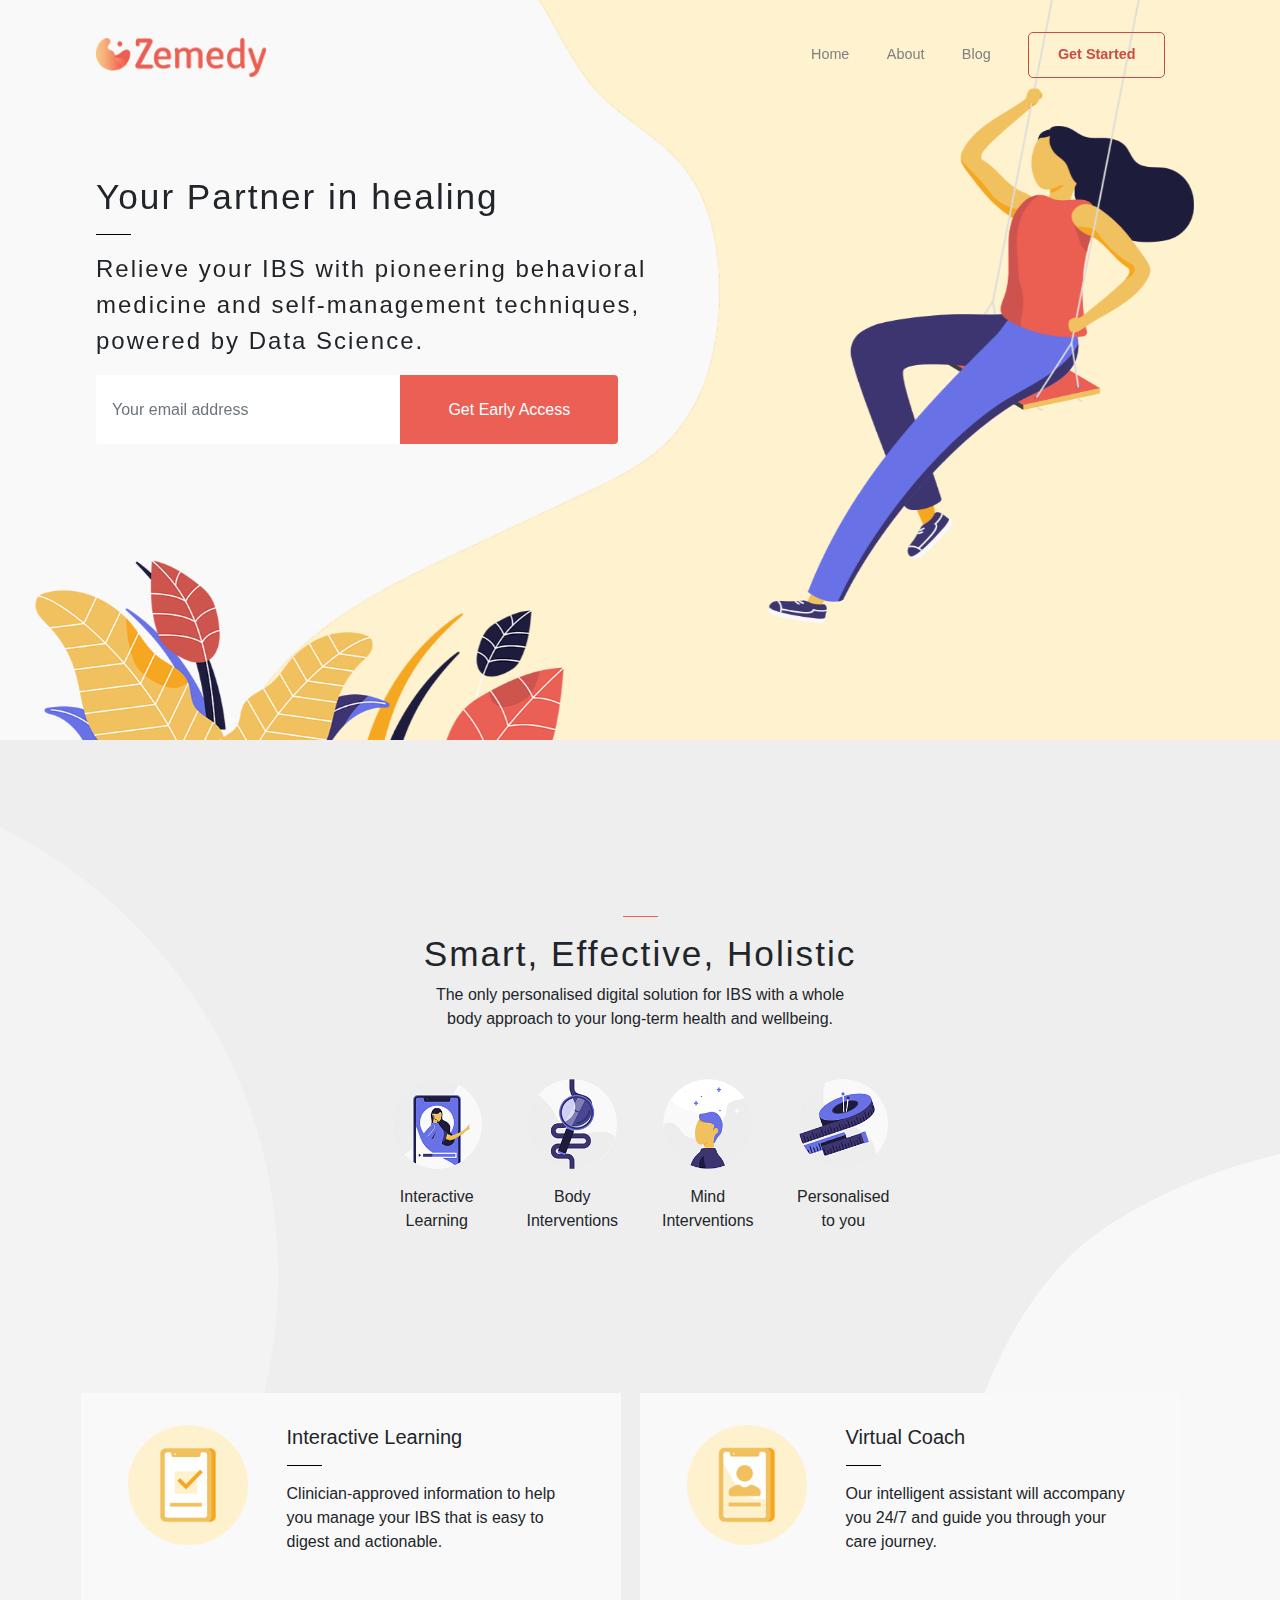
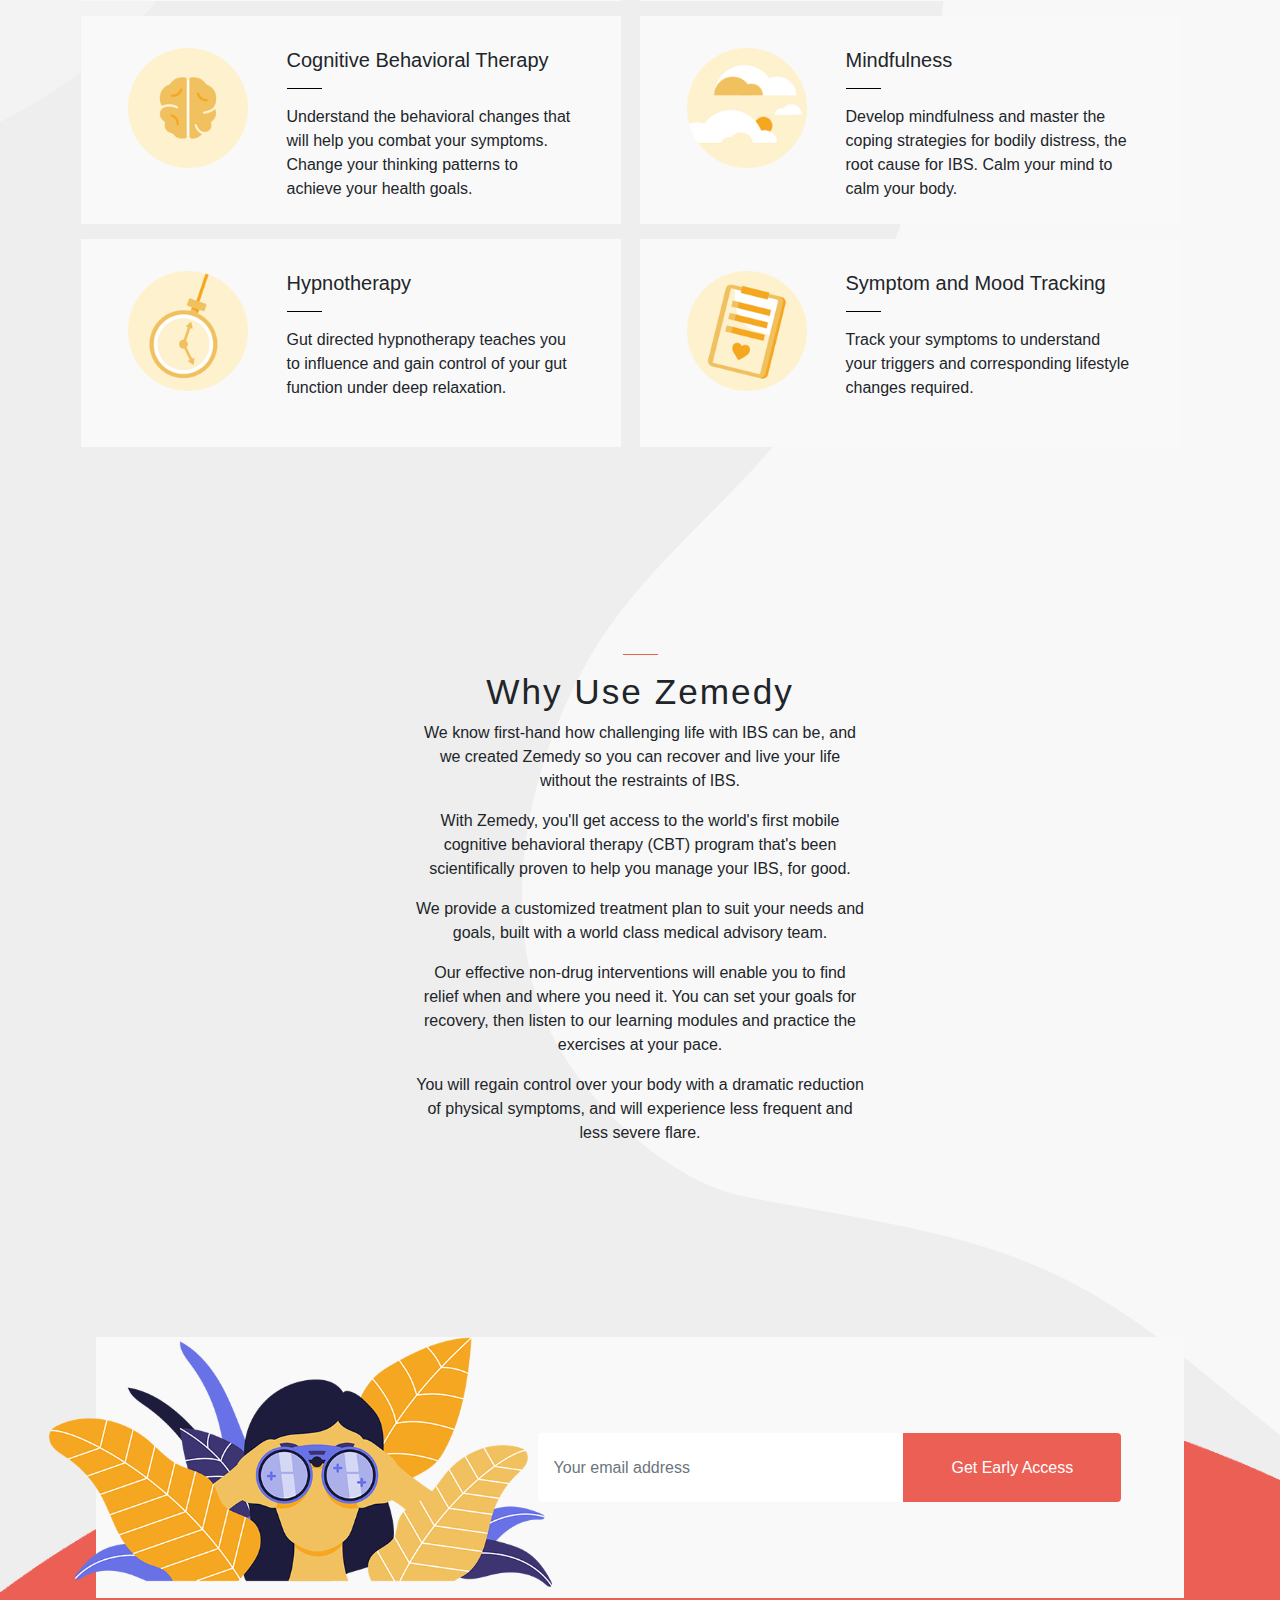
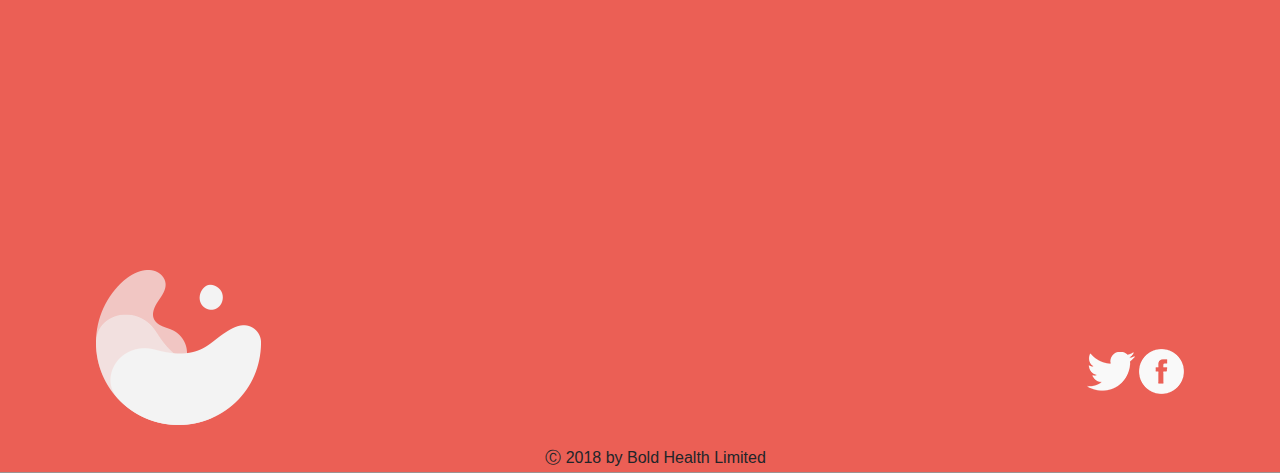
<file: index.html>
<!doctype html>
<html lang="en">
	<head>
		<meta http-equiv="Content-Type" content="text/html; charset=UTF-8" />
		<meta name="viewport" content="width=device-width, initial-scale=1, shrink-to-fit=no">
		<title>Zemedy IBS APP - For Irritable Bowel Syndrome</title>
		<!-- Bootstrap CSS -->
	    <link rel="stylesheet" href="https://maxcdn.bootstrapcdn.com/bootstrap/4.0.0/css/bootstrap.min.css" integrity="sha384-Gn5384xqQ1aoWXA+058RXPxPg6fy4IWvTNh0E263XmFcJlSAwiGgFAW/dAiS6JXm" crossorigin="anonymous">
		<link href="styles/main.css" rel="stylesheet" type="text/css">
		<link href="//cdn-images.mailchimp.com/embedcode/classic-10_7.css" rel="stylesheet" type="text/css">

	</head>
<style type="text/css">
#mc_embed_signup {
	background:#fff; 
	clear:left; 
	font:14px Helvetica,Arial,sans-serif; 
}
/* GENERAL BUTTON STYLING */
button,
button::after {
  -webkit-transition: all 0.3s;
	-moz-transition: all 0.3s;
  -o-transition: all 0.3s;
	transition: all 0.3s;
}

button {
  background: none;
  border: 3px solid #fff;
  border-radius: 5px;
  color: #fff;
  display: block;
  font-size: 1.6em;
  font-weight: bold;
  margin: 1em auto;
  padding: 2em 6em;
  position: relative;
}

button::before,
button::after {
  background: #fff;
  content: '';
  position: absolute;
  z-index: -1;
}

button:hover {
  color: #2ecc71;
  cursor: pointer;
}

/* BUTTON 5 */
.btn-5 {
  overflow: hidden;
  padding: .79em 2em !important;
  font-size: 1em !important;
  margin: 0 !important;
  border: none;
  color:#C84D44;
  border: 1px solid #C84D44;
}

.btn-5:hover {
  color: white;
  cursor: pointer;
}

.btn-5::after {
  background-color: #C84D44;
  height: 100%;
  left: -35%;
  top: 0;
  transform: skew(50deg);
  transition-duration: 0.6s;
  transform-origin: top left;
  width: 0;
}

.btn-5:hover:after {
  height: 100%;
  width: 135%;
}
	</style>
	<body id="home_section">
		<img src="images/YellowSkyBackground.png" class="landing_bg_img">
		<img src="images/Girl.png" class="landing_svg_img">
		<header id="header">
			<a href="index.html"> <img src="images/Logo.png"> </a>
			<ul>
				<li id="home_btn" class="header-ls">Home</li>
				<li id="about_btn" class="header-ls">About</li>
				<li class="header-ls">Blog</li>
				<li>
					<button id="getstarted_btn" class="btn-5">Get Started</button>
				</li>
			</ul>
		</header>

		<div class="landing-cont">
			<div class="landing-text">
				<h3>Your Partner in healing</h3>
				<hr class="hr_black">
				<p> Relieve your IBS with pioneering behavioral <br> medicine and self-management techniques, <br> powered by Data Science. </p>
				<form action="https://zemedy.us7.list-manage.com/subscribe/post?u=3767e4dc85e08ffaf7a35baaa&amp;id=579524eeb8" method="post" id="mc-embedded-subscribe-form" name="mc-embedded-subscribe-form" class="validate" target="_blank" novalidate>
				<div class="input-group my-form">
				  <input type="text" name="EMAIL" class="form-control input-form my_input_form" placeholder="Your email address" aria-label="Recipient's username" aria-describedby="basic-addon2">
			      <!-- real people should not fill this in and expect good things - do not remove this or risk form bot signups-->
			    <div style="position: absolute; left: -5000px;" aria-hidden="true"><input type="text" name="b_3767e4dc85e08ffaf7a35baaa_579524eeb8" tabindex="-1" value=""></div>
			    <div id="mce-responses" class="clear">
					<div class="response" id="mce-error-response" style="display:none"></div>
					<div class="response" id="mce-success-response" style="display:none"></div>
				</div>
				  <div class="input-group-append">
				    <button type="submit" value="Subscribe" name="subscribe" id="mc-embedded-subscribe" class="input-group-text access-button" id="basic-addon2">Get Early Access</button>
				  </div>
				</div>

				</form>
			
			</div>
			<img src="images/ZemedyLeaves07.png" class="landing_btm_img">
		</div>

		<div id="about_section" class="features-cont">
			<div class="features_info">
				<hr class="hr_red">
				<h3>Smart, Effective, Holistic</h3>
				<p>The only personalised digital solution for IBS with a whole <br> body approach to your long-term health and wellbeing.</p>
				<div class="row info_icons">
					<div class="col">
						<img src="images/ILIcon.png" class="ft-img"> <br>
						Interactive <br> Learning
					</div>
					<div class="col">
						<img src="images/BIIcon.png" class="ft-img"><br>
						Body <br> Interventions
					</div>
					<div class="col">
						<img src="images/MIIcon.png" class="ft-img"><br>
						Mind <br> Interventions
					</div>
					<div class="col">
						<img src="images/PTYIcon.png" class="ft-img"><br>
						Personalised <br> to you
					</div>
				</div>
			</div>
			<img src="images/Ellipse2.png" class="feature_bg_img">
			<div class="features_more_info">
			<div class="row">
				<div class="col-md-6">
					<div class="features_card row">
						<div class="col-md-4">
							<img src="images/Icon_2.png" class="ft-cd-img">
						</div>
						<div class="col-md-8">
							<h5>Interactive Learning</h5>
							<hr class="hr_black">
							<p>Clinician-approved information to help you manage your IBS that is easy to digest and actionable.</p>
						</div>
					</div>
				</div>

				<div class="col-md-6">
					<div class="features_card row">
						<div class="col-md-4">
							<img src="images/Layer3.png" class="ft-cd-img">
						</div>
						<div class="col-md-8">
							<h5>Virtual Coach</h5>
							<hr class="hr_black">
							<p>Our intelligent assistant will accompany you 24/7 and guide you through your care journey.</p>
						</div>
					</div>
				</div>

				<div class="col-md-6">
					<div class="features_card row">
						<div class="col-md-4">
							<img src="images/Icon_1.png" class="ft-cd-img">
						</div>
						<div class="col-md-8">
							<h5>Cognitive Behavioral Therapy</h5>
							<hr class="hr_black">
							<p>Understand the behavioral changes that will help you combat your symptoms. Change your thinking patterns to achieve your health goals.</p>
						</div>
					</div>
				</div>

				<div class="col-md-6">
					<div class="features_card row">
						<div class="col-md-4">
							<img src="images/Icon_0.png" class="ft-cd-img">
						</div>
						<div class="col-md-8">
							<h5>Mindfulness</h5>
							<hr class="hr_black">
							<p>Develop mindfulness and master the coping strategies for bodily distress, the root cause for IBS. Calm your mind to calm your body.</p>
						</div>
					</div>
				</div>

				<div class="col-md-6">
					<div class="features_card row">
						<div class="col-md-4">
							<img src="images/Layer2.png" class="ft-cd-img">
						</div>
						<div class="col-md-8">
							<h5>Hypnotherapy</h5>
							<hr class="hr_black">
							<p>Gut directed hypnotherapy teaches you to influence and gain control of your gut function under deep relaxation.</p>
						</div>
					</div>
				</div>

				<div class="col-md-6">
					<div class="features_card row">
						<div class="col-md-4">
							<img src="images/Icon.png" class="ft-cd-img">
						</div>
						<div class="col-md-8">
							<h5>Symptom and Mood Tracking</h5>
							<hr class="hr_black">
							<p>Track your symptoms to understand your triggers and corresponding lifestyle changes required.</p>
						</div>
					</div>
				</div>
			</div>
			</div>

			<div class="why_use">
				<hr class="hr_red">
				<h3>Why Use Zemedy</h3>
				<p>We know first-hand how challenging life with IBS can be, and we created Zemedy so you can recover and live your life without the restraints of IBS.</p>
				<p>With Zemedy, you'll get access to the world's first mobile cognitive behavioral therapy (CBT) program that's been scientifically proven to help you manage your IBS, for good.</p>
				<p>We provide a customized treatment plan to suit your needs and goals, built with a world class medical advisory team.</p>
				<p>Our effective non-drug interventions will enable you to find relief when and where you need it. You can set your goals for recovery, then listen to our learning modules and practice the exercises at your pace.</p>
				<p id="subscribe_form">You will regain control over your body with a dramatic reduction of physical symptoms, and will experience less frequent and less severe flare.</p>
			</div>

			<img src="images/SideBlobBackground.png" class="ft-side-bg">
			<img src="images/LadyBinoculars.png" class="sub-svg-img">

			<div class="subscribe-box">
				<form action="https://zemedy.us7.list-manage.com/subscribe/post?u=3767e4dc85e08ffaf7a35baaa&amp;id=579524eeb8" method="post" id="mc-embedded-subscribe-form" name="mc-embedded-subscribe-form" class="validate" target="_blank" novalidate>
				<div class="input-group sub-form">
				  <input type="text" name="EMAIL" class="form-control input-form" placeholder="Your email address" aria-label="Recipient's username" aria-describedby="basic-addon2">
			      <!-- real people should not fill this in and expect good things - do not remove this or risk form bot signups-->
			    <div style="position: absolute; left: -5000px;" aria-hidden="true"><input type="text" name="b_3767e4dc85e08ffaf7a35baaa_579524eeb8" tabindex="-1" value=""></div>
			    <div id="mce-responses" class="clear">
					<div class="response" id="mce-error-response" style="display:none"></div>
					<div class="response" id="mce-success-response" style="display:none"></div>
				</div>
				  <div class="input-group-append">
				    <button type="submit" value="Subscribe" name="subscribe" id="mc-embedded-subscribe" class="input-group-text subscribe-button" id="basic-addon2">Get Early Access</button>
				  </div>
				</div>

				</form>
			</div>

			<div class="footer-cont">
				<img src="images/redcircle.png" class="btm-circle">
				<div class="footer-logo float-left">
					<img src="images/FooterLogo.png" class="btm_logo">
					<img src="images/FooterLogo2.png" class="btm_logo2">
				</div>
				<div class="footer-cw">
					Ⓒ 2018 by Bold Health Limited
				</div>
				<div class="footer-socials float-right">
					<a target="_blank" href="http://facebook.com/tryzemedy/"> <img src="images/Twitter.png" class="twitter"> </a>
					<a target="_blank" href="http://facebook.com/tryzemedy/"> <img src="images/Twitter2.png" class="twitter2"> </a>
					<a target="_blank" href="http://twitter.com/tryzemedy/"> <img src="images/facebook.png" class="facebook"> </a>
					<a target="_blank" href="http://twitter.com/tryzemedy/"> <img src="images/facebook2.png" class="facebook2"> </a>
				</div>
				<div style="clear:both"></div>
			</div>
		</div>
		<!-- Optional JavaScript -->
	    <!-- jQuery first, then Popper.js, then Bootstrap JS -->
	    <script
  src="https://code.jquery.com/jquery-3.3.1.min.js"
  integrity="sha256-FgpCb/KJQlLNfOu91ta32o/NMZxltwRo8QtmkMRdAu8="
  crossorigin="anonymous"></script>
	    <script src="https://cdnjs.cloudflare.com/ajax/libs/popper.js/1.12.9/umd/popper.min.js" integrity="sha384-ApNbgh9B+Y1QKtv3Rn7W3mgPxhU9K/ScQsAP7hUibX39j7fakFPskvXusvfa0b4Q" crossorigin="anonymous"></script>
	    <script src="https://maxcdn.bootstrapcdn.com/bootstrap/4.0.0/js/bootstrap.min.js" integrity="sha384-JZR6Spejh4U02d8jOt6vLEHfe/JQGiRRSQQxSfFWpi1MquVdAyjUar5+76PVCmYl" crossorigin="anonymous"></script>
 	</body>
 </html>

<script type="text/javascript">
	$(function(){
		console.log("im here");
		$("#home_btn").click(function() {
			console.log('clicked');
		    $('html, body').animate({
		        scrollTop: $("#home_section").offset().top
		    }, 2000);
		});
		$("#about_btn").click(function() {
		    window.open("https://www.bold.health/about.html", '_blank')
		});
		$("#getstarted_btn").click(function() {
			console.log('clicked');
		    $('html, body').animate({
		        scrollTop: $("#subscribe_form").offset().top
		    }, 2000);
		});
		$(window).scroll(function() {
	        var scroll = $(window).scrollTop();
	        if (scroll >= 100) {
	            $("#header").addClass("add_bg");
	        } else {
	            $("#header").removeClass("add_bg");
	        }
	        
	    });
	})
</script>
</file>
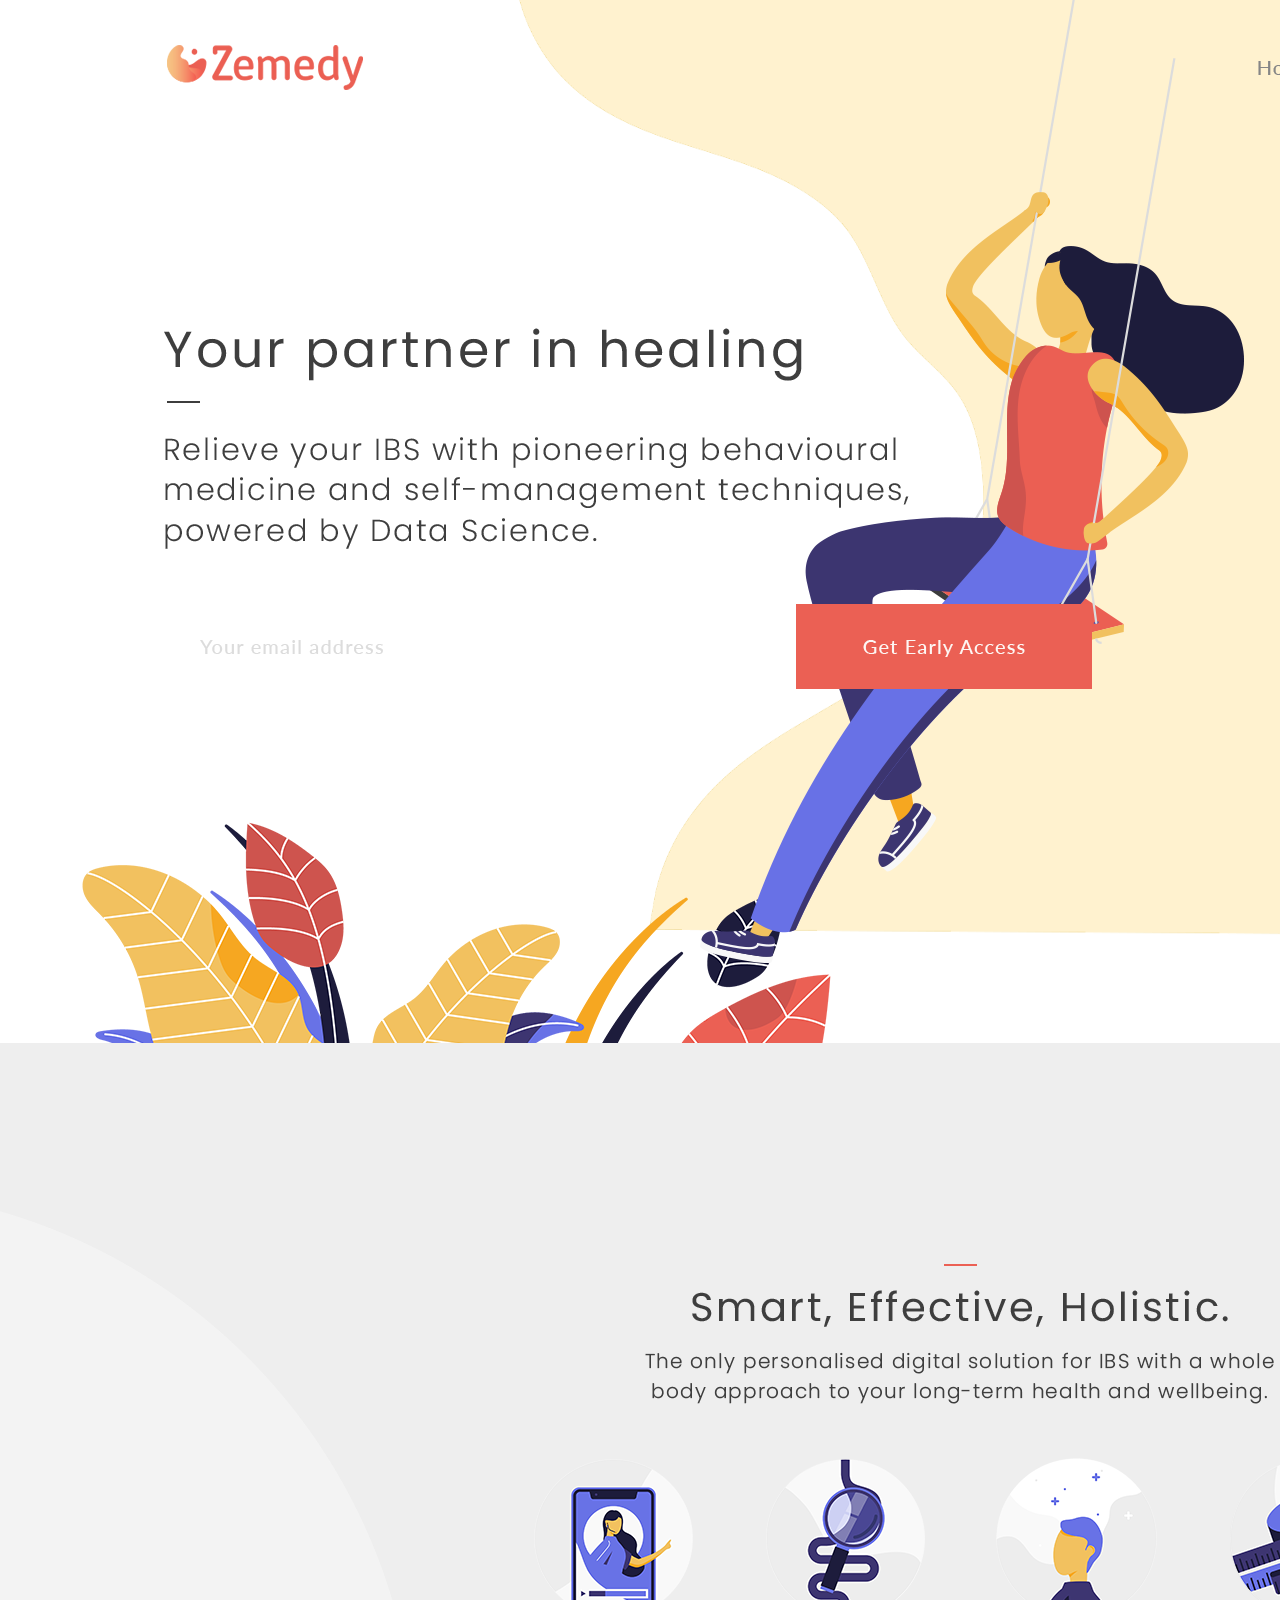
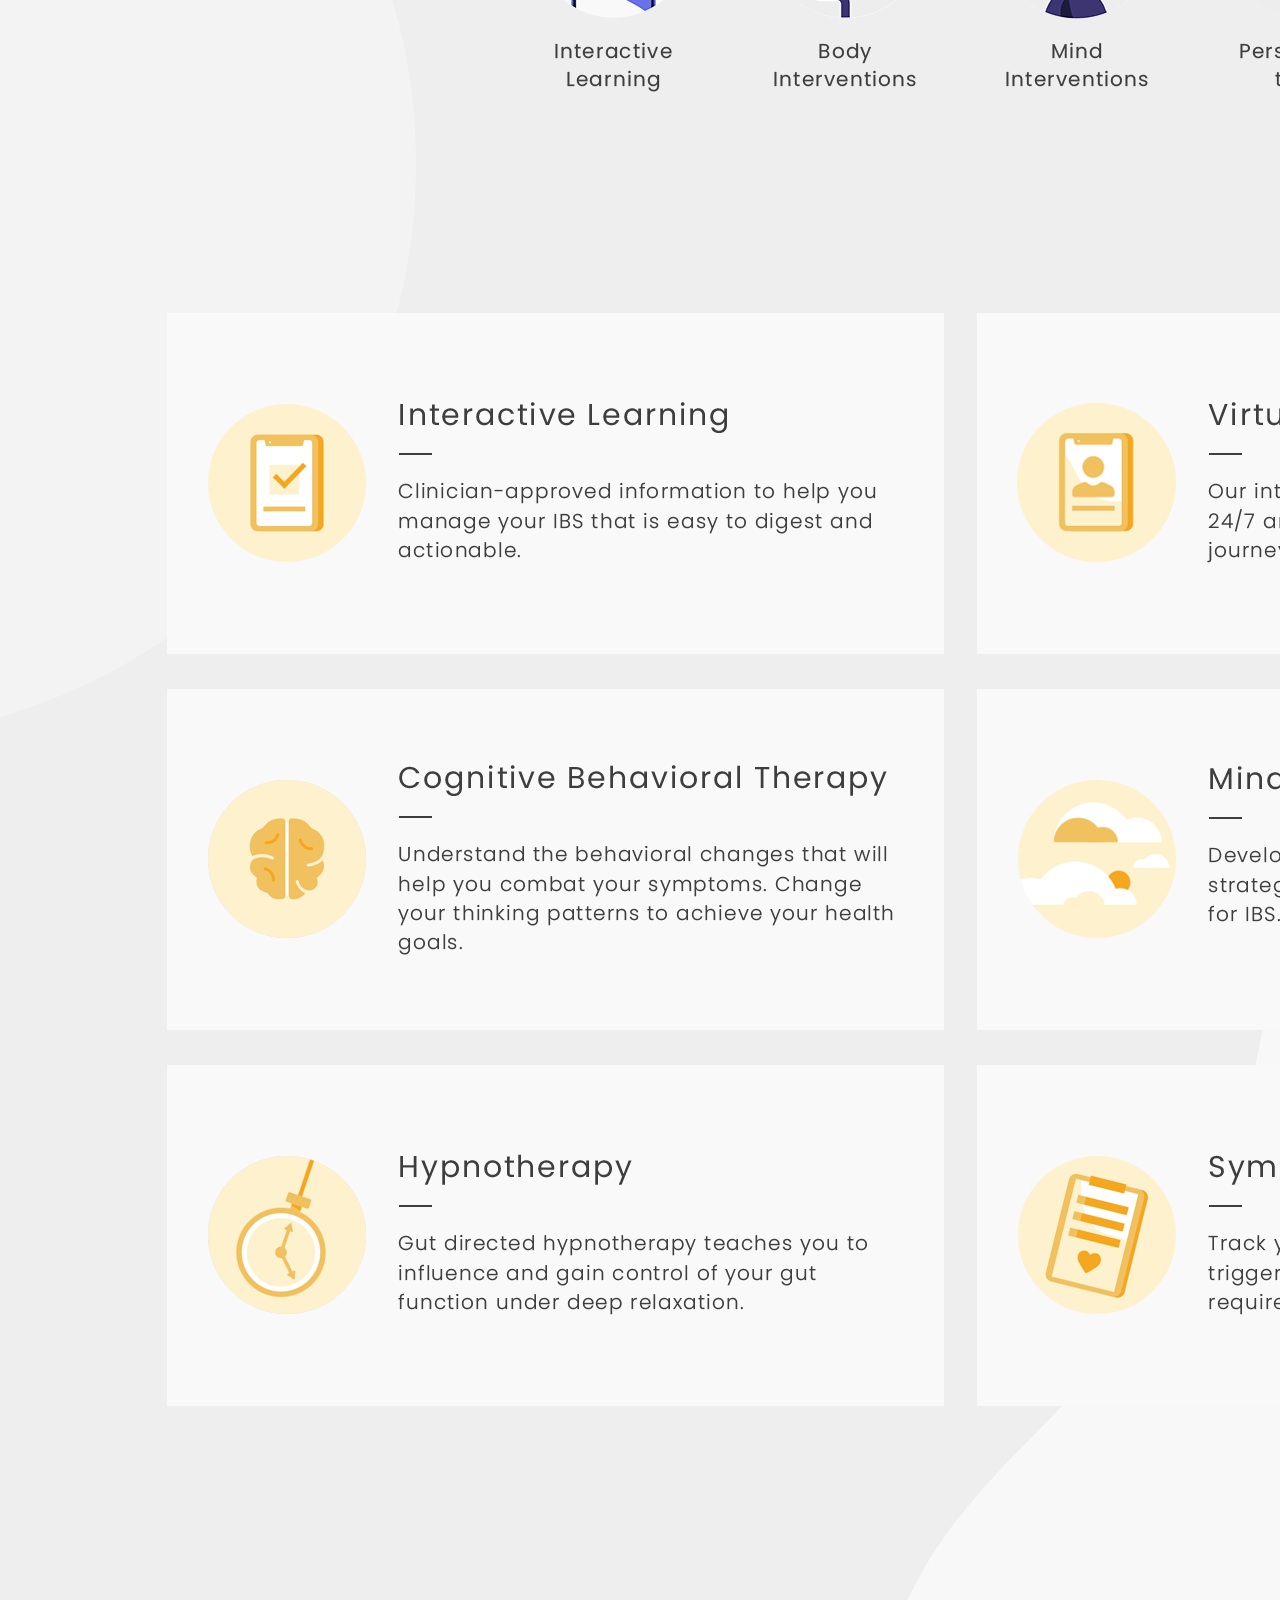
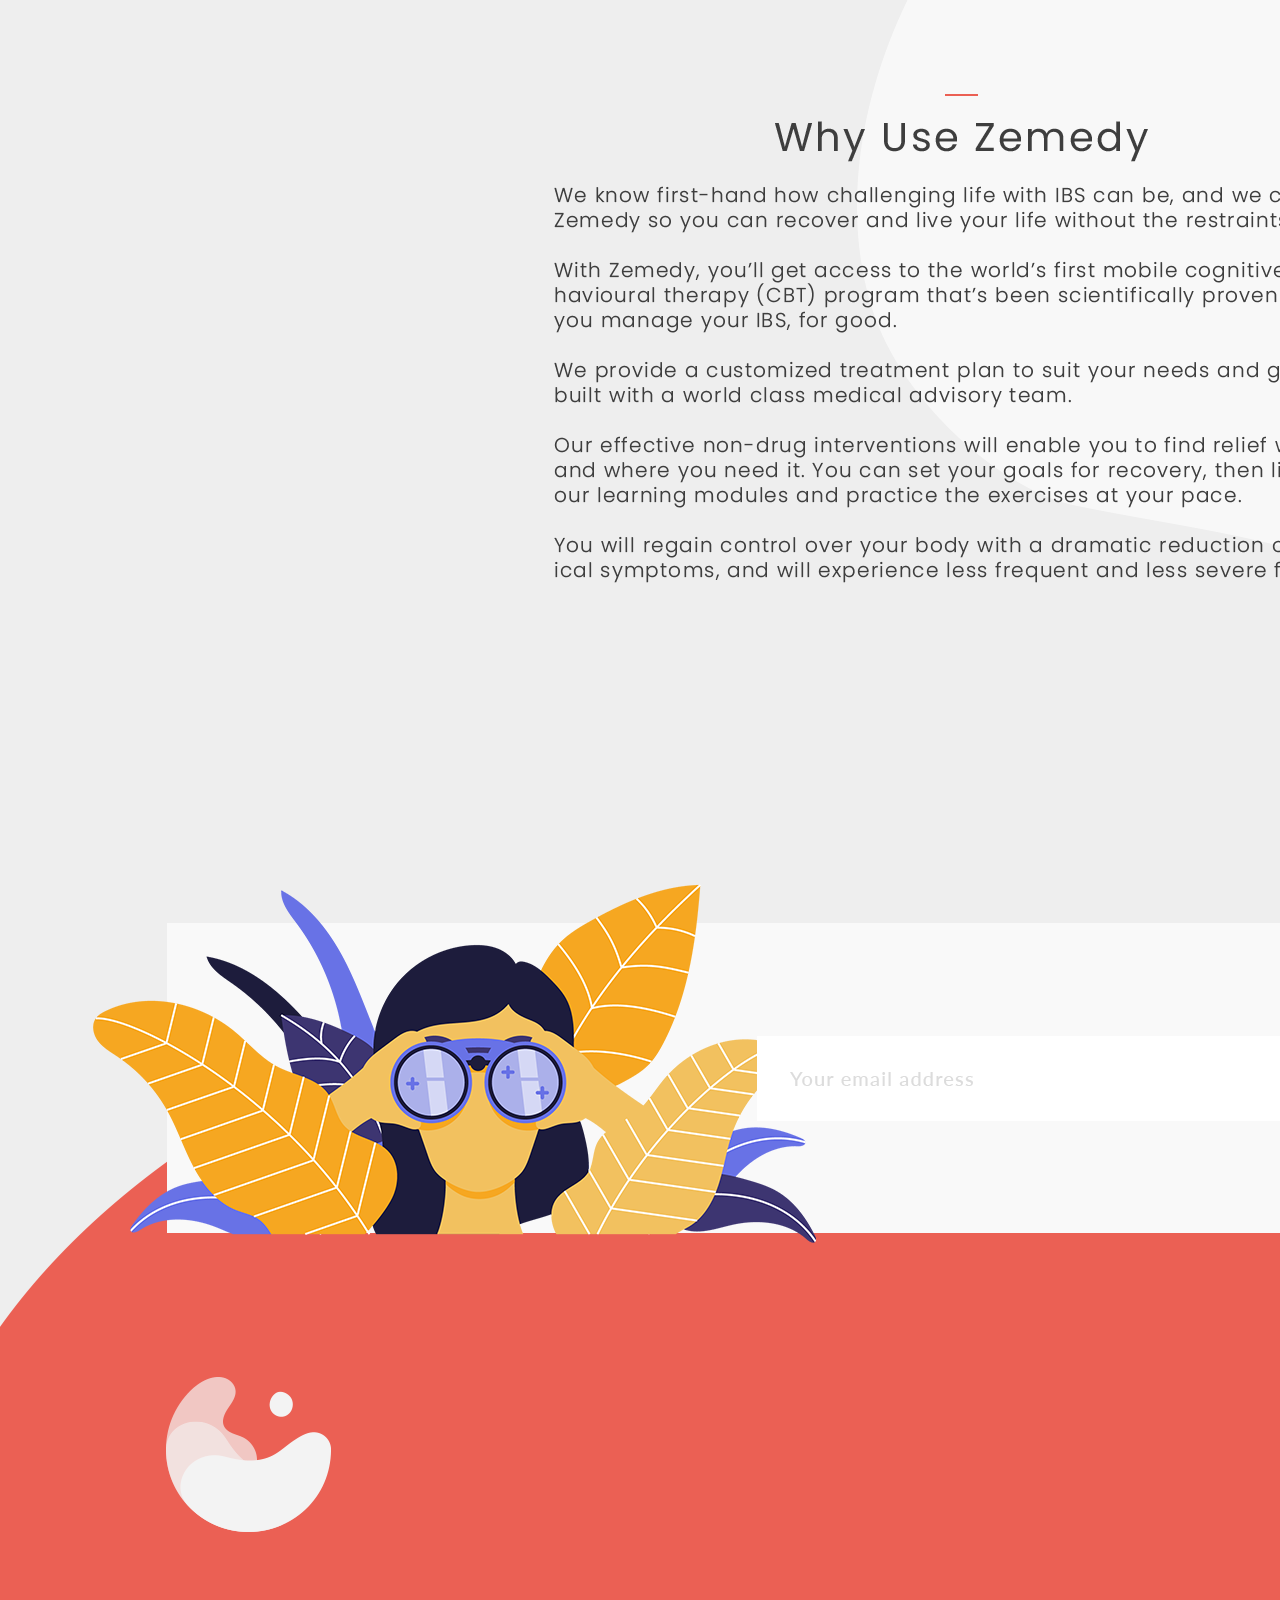
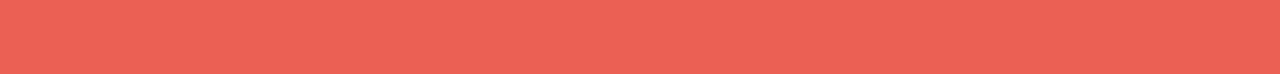
<file: psd.html>
<!DOCTYPE html PUBLIC "-//W3C//DTD XHTML 1.0 Transitional//EN"	"http://www.w3.org/TR/xhtml1/DTD/xhtml1-transitional.dtd">
<html xmlns="http://www.w3.org/1999/xhtml">
	<head>
		<meta http-equiv="Content-Type" content="text/html; charset=UTF-8" />
		<title>psdtowebZemedyLandingPage.psd</title>
		<link href="styles.css" rel="stylesheet" type="text/css">
	</head>
	<body>
		<div id="background">
			<div id="Background"><img src="images/Background.png"></div>
			<div id="YellowSkyBackground"><img src="images/YellowSkyBackground.png"></div>
			<div id="ZemedyLeaves07"><img src="images/ZemedyLeaves07.png"></div>
			<div id="MiddleGreyBackground"><img src="images/MiddleGreyBackground.png"></div>
			<div id="RedBlockBackground"><img src="images/RedBlockBackground.png"></div>
			<div id="BigBackgroundCircle"><img class="BigBackgroundCircle" src="images/BigBackgroundCircle.png"></div>
			<div id="SideBlobBackground"><img src="images/SideBlobBackground.png"></div>
			<div id="Ellipse2"><img src="images/Ellipse2.png"></div>
			<div id="2018byBoldHealthLimi"><img src="images/2018byBoldHealthLimi.png"></div>
			<div id="facebook"><img src="images/facebook.png"></div>
			<div id="Twitter"><img src="images/Twitter.png"></div>
			<div id="FooterLogo"><img src="images/FooterLogo.png"></div>
			<div id="Whitebox"><img src="images/Whitebox.png"></div>
			<div id="LadyBinoculars"><img src="images/LadyBinoculars.png"></div>
			<div id="SendButtoncopy"><img src="images/SendButtoncopy.png"></div>
			<div id="GetEarlyAccesscopy"><img src="images/GetEarlyAccesscopy.png"></div>
			<div id="EmailBarcopy"><img src="images/EmailBarcopy.png"></div>
			<div id="Youremailaddresscopy"><img src="images/Youremailaddresscopy.png"></div>
			<div id="Weknowfirsthandhowch"><img src="images/Weknowfirsthandhowch.png"></div>
			<div id="WhyUseZemedy"><img src="images/WhyUseZemedy.png"></div>
			<div id="Linecopy2"><img src="images/Linecopy2.png"></div>
			<div id="Rectangle1"><img src="images/Rectangle1.png"></div>
			<div id="Trackyoursymptomstou"><img src="images/Trackyoursymptomstou.png"></div>
			<div id="Linecopy"><img src="images/Linecopy.png"></div>
			<div id="SymptomandMoodTracki"><img src="images/SymptomandMoodTracki.png"></div>
			<div id="Icon"><img src="images/Icon.png"></div>
			<div id="Rectangle1_0"><img src="images/Rectangle1_0.png"></div>
			<div id="Gutdirectedhypnother"><img src="images/Gutdirectedhypnother.png"></div>
			<div id="Linecopy_0"><img src="images/Linecopy_0.png"></div>
			<div id="Hypnotherapy"><img src="images/Hypnotherapy.png"></div>
			<div id="Ellipse1"><img src="images/Ellipse1.png"></div>
			<div id="Layer2"><img src="images/Layer2.png"></div>
			<div id="Rectangle1_1"><img src="images/Rectangle1_1.png"></div>
			<div id="Developmindfulnessan"><img src="images/Developmindfulnessan.png"></div>
			<div id="Linecopy_1"><img src="images/Linecopy_1.png"></div>
			<div id="Mindfulness"><img src="images/Mindfulness.png"></div>
			<div id="Icon_0"><img src="images/Icon_0.png"></div>
			<div id="Rectangle1_2"><img src="images/Rectangle1_2.png"></div>
			<div id="Understandthebehavio"><img src="images/Understandthebehavio.png"></div>
			<div id="Linecopy_2"><img src="images/Linecopy_2.png"></div>
			<div id="CognitiveBehavioralT"><img src="images/CognitiveBehavioralT.png"></div>
			<div id="Ellipse1_0"><img src="images/Ellipse1_0.png"></div>
			<div id="Icon_1"><img src="images/Icon_1.png"></div>
			<div id="Rectangle1_3"><img src="images/Rectangle1_3.png"></div>
			<div id="Ourintelligentassist"><img src="images/Ourintelligentassist.png"></div>
			<div id="Linecopy_3"><img src="images/Linecopy_3.png"></div>
			<div id="VirtualCoach"><img src="images/VirtualCoach.png"></div>
			<div id="Layer3"><img src="images/Layer3.png"></div>
			<div id="Rectangle1_4"><img src="images/Rectangle1_4.png"></div>
			<div id="Clinicianapprovedinf"><img src="images/Clinicianapprovedinf.png"></div>
			<div id="Linecopy_4"><img src="images/Linecopy_4.png"></div>
			<div id="InteractiveLearning"><img src="images/InteractiveLearning.png"></div>
			<div id="Icon_2"><img src="images/Icon_2.png"></div>
			<div id="Personalisedtoyou"><img src="images/Personalisedtoyou.png"></div>
			<div id="Ellipse2copy"><img src="images/Ellipse2copy.png"></div>
			<div id="PTYIcon"><img src="images/PTYIcon.png"></div>
			<div id="MindInterventions"><img src="images/MindInterventions.png"></div>
			<div id="MIIcon"><img src="images/MIIcon.png"></div>
			<div id="BodyInterventions"><img src="images/BodyInterventions.png"></div>
			<div id="BIIcon"><img src="images/BIIcon.png"></div>
			<div id="InteractiveLearning_0"><img src="images/InteractiveLearning_0.png"></div>
			<div id="ILIcon"><img src="images/ILIcon.png"></div>
			<div id="Theonlypersonalisedd"><img src="images/Theonlypersonalisedd.png"></div>
			<div id="SmartEffectiveHolist"><img src="images/SmartEffectiveHolist.png"></div>
			<div id="Linecopy_5"><img src="images/Linecopy_5.png"></div>
			<div id="Girl"><img src="images/Girl.png"></div>
			<div id="Ellipse3"><img src="images/Ellipse3.png"></div>
			<div id="Ellipse3_0"><img src="images/Ellipse3_0.png"></div>
			<div id="Ellipse3_1"><img src="images/Ellipse3_1.png"></div>
			<div id="Ellipse3_2"><img src="images/Ellipse3_2.png"></div>
			<div id="SendButton"><img src="images/SendButton.png"></div>
			<div id="GetEarlyAccess"><img src="images/GetEarlyAccess.png"></div>
			<div id="EmailBar"><img src="images/EmailBar.png"></div>
			<div id="Youremailaddress"><img src="images/Youremailaddress.png"></div>
			<div id="RelieveyourIBSwithpi"><img src="images/RelieveyourIBSwithpi.png"></div>
			<div id="Line"><img src="images/Line.png"></div>
			<div id="Yourpartnerinhealing"><img src="images/Yourpartnerinhealing.png"></div>
			<div id="Button"><img src="images/Button.png"></div>
			<div id="GetStarted"><img src="images/GetStarted.png"></div>
			<div id="Blog"><img src="images/Blog.png"></div>
			<div id="About"><img src="images/About.png"></div>
			<div id="Home"><img src="images/Home.png"></div>
			<div id="Logo"><img src="images/Logo.png"></div>
		</div>
 </body>
 </html>
</file>
<file: styles/main.css>
/* Variables */
/* GLOBAL STYLES */
html, body {
  width: 100%;
  overflow-x: hidden !important; }

h3 {
  font-size: 2.2em !important;
  font-weight: 400 !important;
  letter-spacing: 2px; }

.twitter {
  display: inline-block; }

.twitter2 {
  display: none; }

.facebook {
  display: inline-block; }

.facebook2 {
  display: none; }

.btm_logo {
  display: inline-block; }

.btm_logo2 {
  display: none; }

.float-left {
  float: left; }

.float-right {
  float: left; }

.hr_black {
  width: 35px;
  border-color: black;
  margin-left: 0; }

.hr_red {
  width: 35px;
  border-color: #EB5F55 !important;
  align: center !important; }

.landing_bg_img {
  position: fixed;
  left: 1%;
  top: -43%;
  height: 1200px;
  z-index: 0; }

.landing_svg_img {
  left: 60%;
  top: -46px;
  position: fixed;
  width: 426px;
  height: 669px;
  z-index: 0; }

.landing_btm_img {
  position: absolute;
  top: 560px;
  left: 35px;
  height: 300px; }

.feature_bg_img {
  position: absolute;
  top: 35px;
  left: -721px;
  height: 1000px;
  z-index: 0; }

.sub-svg-img {
  position: absolute;
  top: 74.9%;
  left: 49px;
  height: 250px;
  z-index: 11; }

.btm-circle {
  bottom: 0;
  position: absolute;
  width: 2084px;
  left: -24%;
  z-index: 0; }

.ft-side-bg {
  position: absolute;
  top: 400px;
  right: -300px;
  z-index: 0; }

.access-button {
  background: #EB5F55;
  padding: 1.4em 3em;
  color: white !important;
  border: none !important;
  cursor: pointer;
  margin: 0 !important; }
  .access-button:hover {
    background: #AE4039 !important; }

.subscribe-button {
  background: #EB5F55;
  padding: 1.4em 3em;
  color: white !important;
  border: none !important;
  cursor: pointer;
  margin: 0 !important; }
  .subscribe-button:hover {
    background: #AE4039 !important; }

.my-form {
  width: 48%; }

/* HEADER STYLES */
header {
  position: fixed;
  width: 100%;
  padding: 2em 6em;
  z-index: 1000; }
  header img {
    padding-top: 6px;
    height: 45px;
    position: relative;
    z-index: 10; }
  header ul {
    color: gray;
    float: right;
    list-style-type: none;
    position: relative;
    z-index: 3;
    margin-bottom: 0; }
    header ul li {
      font-size: 0.9em;
      float: left;
      margin: 0 1.3em; }

.add_bg {
  background: white; }

.header-ls {
  padding-top: .8em;
  cursor: pointer; }
  .header-ls:hover {
    color: black;
    text-decoration: underline; }

.header-button {
  background: #EB5F55 !important;
  color: white !important;
  padding: .5em 2em !important;
  font-size: 1.15em !important; }

/* LANDING STYLES */
.landing-cont {
  width: 100%;
  background: #F9F9F9;
  height: 740px; }

.landing-text {
  width: 100%;
  padding: 11em 6em 13em 6em;
  position: relative;
  z-index: 10; }
  .landing-text p {
    font-size: 1.5em;
    font-weight: lighter;
    letter-spacing: 2px; }

.input-form {
  background-color: white;
  padding: 1em;
  border: none; }

/* FEATURES STYLES */
.features-cont {
  background: #EEEEEE;
  width: 100%;
  position: relative;
  z-index: 100;
  padding: 10em 6em 0 6em; }

.features_info {
  text-align: center;
  font-size: 1em;
  font-weight: lighter; }
  .features_info p {
    margin-bottom: 2em; }

.info_icons {
  padding: 0 18em; }

.features_more_info {
  margin-top: 10em;
  position: relative;
  z-index: 10; }

.ft-img {
  height: 90px;
  margin-bottom: 1em;
  margin-top: 1em; }

.features_card {
  padding: 2em;
  background: #F9F9F9;
  width: 102%;
  margin-bottom: 15px;
  height: 208px; }

.ft-cd-img {
  height: 120px; }

/* WHY STYLES */
.why_use {
  margin: 12em 0;
  text-align: center;
  padding: 0 20em;
  font-size: 1em;
  font-weight: lighter;
  position: relative;
  z-index: 10; }

.subscribe-box {
  background: #F9F9F9;
  padding: 6em 2em;
  position: relative;
  z-index: 10;
  margin-bottom: 7em; }

.sub-form {
  margin-left: 40%;
  width: 57%; }

.footer-cont {
  padding-top: 10em; }

.footer-logo {
  padding-bottom: 3em;
  z-index: 10;
  position: relative; }

.footer-cw {
  text-align: center;
  position: relative;
  bottom: -129px;
  bottom: -176px;
  left: -67px; }

.footer-socials {
  z-index: 10;
  padding-top: 55px;
  position: relative; }

@media screen and (max-width: 500px) {
  header {
    position: static;
    background: #F9F9F9; }
    header ul {
      position: absolute;
      margin-left: -3em; }
    header ul li {
      margin: 0 1em !important; }

  .landing_bg_img {
    display: none; }

  .landing_svg_img {
    display: none; }

  .feature_bg_img {
    display: none; }

  .ft-side-bg {
    display: none; }

  .sub-svg-img {
    display: none; }

  .btm-circle {
    display: none; }

  .landing_btm_img {
    display: none; }

  .landing-text {
    padding: 4em 2em 6em 2em !important; }

  .my-form {
    width: 100% !important; }

  .my_input_form {
    width: 100% !important; }

  .features-cont {
    padding: 6em 2em 0 2em !important; }

  .info_icons {
    padding: 0 !important; }

  .features_more_info {
    margin-top: 6em; }

  .ft-cd-img {
    height: 50px; }

  .features_card {
    padding: 1em;
    font-size: 0.8em;
    background: #F9F9F9;
    width: 109%;
    margin-bottom: 15px;
    height: 208px; }

  .why_use {
    margin: 6em 0 !important;
    padding: 0 !important; }

  .sub-form {
    margin: 0 !important;
    width: 100% !important; }

  .footer-cont {
    padding: 0 !important; }

  .footer-cw {
    bottom: -200px !important; }

  #getstarted_btn {
    display: none; }

  .access-button {
    margin-top: 10px !important;
    padding: 1.4em 5.9em !important; }

  .subscribe-button {
    margin-top: 10px !important;
    padding: 1.4em 3.9em !important; }

  .twitter {
    display: none !important; }

  .twitter2 {
    margin-bottom: 3em;
    display: inline-block !important; }

  .facebook {
    display: none !important; }

  .facebook2 {
    margin-bottom: 3em;
    display: inline-block !important; }

  .btm_logo {
    display: none !important; }

  .btm_logo2 {
    margin-bottom: 3em;
    display: inline-block !important; } }

/*# sourceMappingURL=main.css.map */
</file>
<file: styles.css>
body {
 	width: 100%;
 	height: 100%;
	margin: 0;
	padding: 0;
 }
 
 #background 
{ 
	 left: 0px; 
	 top: 0px; 
	 position: relative; 
	 margin-left: auto; 
	 margin-right: auto; 
	 width: 1920px;
	 height: 4874px; 
	 overflow: hidden;
	 z-index:0;
	} 

 #Background 
{ 
	 left: 0px; 
	 top: 0px; 
	 position: absolute; 
	 width: 1920px;
	 height: 4577px;
	 z-index:1;
} 

 #YellowSkyBackground 
{ 
	 left: 514px; 
	 top: -65px; 
	 position: absolute; 
	 width: 1000px;
	 height: 1000px;
	 z-index:2;
} 
#YellowSkyBackground img {
	 width: 1000px;
	 height: 1000px;
}

 #ZemedyLeaves07 
{ 
	 left: 82px; 
	 top: 822px; 
	 position: absolute; 
	 width: 749px;
	 height: 425px;
	 z-index:3;
} 

 #MiddleGreyBackground 
{ 
	 left: -1px; 
	 top: 1041px; 
	 position: absolute; 
	 width: 2731px;
	 height: 4486px;
	 z-index:4;
} 

 #RedBlockBackground 
{ 
	 left: -1px; 
	 top: 4663px; 
	 position: absolute; 
	 width: 1922px;
	 height: 597px;
	 z-index:5;
} 

.BigBackgroundCircle 
{ 
	 left: -96px; 
	 top: 4131px; 
	 position: absolute; 
	 width: 2113px;
	 height: 1349px;
	 z-index:6;
} 

 #SideBlobBackground 
{ 
	 left: 857px; 
	 top: 2050px; 
	 position: absolute; 
	 width: 1058px;
	 height: 2013px;
	 z-index:7;
} 

 #Ellipse2 
{ 
	 left: -736px; 
	 top: 1188px; 
	 position: absolute; 
	 width: 1153px;
	 height: 1153px;
	 z-index:8;
} 

 #2018byBoldHealthLimi 
{ 
	 left: 797px; 
	 top: 4837px; 
	 position: absolute; 
	 width: 325px;
	 height: 22px;
	 z-index:9;
} 

 #facebook 
{ 
	 left: 1709px; 
	 top: 4641px; 
	 position: absolute; 
	 width: 45px;
	 height: 45px;
	 z-index:10;
} 

 #Twitter 
{ 
	 left: 1642px; 
	 top: 4645px; 
	 position: absolute; 
	 width: 48px;
	 height: 39px;
	 z-index:11;
} 

 #FooterLogo 
{ 
	 left: 166px; 
	 top: 4577px; 
	 position: absolute; 
	 width: 165px;
	 height: 155px;
	 z-index:12;
} 

 #Whitebox 
{ 
	 left: 165px; 
	 top: 4121px; 
	 position: absolute; 
	 width: 1591px;
	 height: 314px;
	 z-index:13;
} 

 #LadyBinoculars 
{ 
	 left: 93px; 
	 top: 4084px; 
	 position: absolute; 
	 width: 723px;
	 height: 359px;
	 z-index:14;
} 

 #SendButtoncopy 
{ 
	 left: 1385px; 
	 top: 4234px; 
	 position: absolute; 
	 width: 298px;
	 height: 89px;
	 z-index:15;
} 

 #GetEarlyAccesscopy 
{ 
	 left: 1453px; 
	 top: 4272px; 
	 position: absolute; 
	 width: 162px;
	 height: 17px;
	 z-index:16;
} 

 #EmailBarcopy 
{ 
	 left: 756px; 
	 top: 4234px; 
	 position: absolute; 
	 width: 632px;
	 height: 89px;
	 z-index:17;
} 

 #Youremailaddresscopy 
{ 
	 left: 790px; 
	 top: 4272px; 
	 position: absolute; 
	 width: 183px;
	 height: 14px;
	 z-index:18;
} 

 #Weknowfirsthandhowch 
{ 
	 left: 554px; 
	 top: 3386px; 
	 position: absolute; 
	 width: 807px;
	 height: 397px;
	 z-index:19;
} 

 #WhyUseZemedy 
{ 
	 left: 775px; 
	 top: 3321px; 
	 position: absolute; 
	 width: 373px;
	 height: 41px;
	 z-index:20;
} 

 #Linecopy2 
{ 
	 left: 944px; 
	 top: 3292px; 
	 position: absolute; 
	 width: 35px;
	 height: 5px;
	 z-index:21;
} 

 #Rectangle1 
{ 
	 left: 975px; 
	 top: 2663px; 
	 position: absolute; 
	 width: 781px;
	 height: 344px;
	 z-index:22;
} 

 #Trackyoursymptomstou 
{ 
	 left: 1208px; 
	 top: 2835px; 
	 position: absolute; 
	 width: 495px;
	 height: 80px;
	 z-index:23;
} 

 #Linecopy 
{ 
	 left: 1207px; 
	 top: 2804px; 
	 position: absolute; 
	 width: 37px;
	 height: 5px;
	 z-index:24;
} 

 #SymptomandMoodTracki 
{ 
	 left: 1209px; 
	 top: 2754px; 
	 position: absolute; 
	 width: 483px;
	 height: 31px;
	 z-index:25;
} 

 #Icon 
{ 
	 left: 1018px; 
	 top: 2756px; 
	 position: absolute; 
	 width: 158px;
	 height: 158px;
	 z-index:26;
} 

 #Rectangle1_0 
{ 
	 left: 165px; 
	 top: 2663px; 
	 position: absolute; 
	 width: 781px;
	 height: 344px;
	 z-index:27;
} 

 #Gutdirectedhypnother 
{ 
	 left: 398px; 
	 top: 2834px; 
	 position: absolute; 
	 width: 469px;
	 height: 81px;
	 z-index:28;
} 

 #Linecopy_0 
{ 
	 left: 397px; 
	 top: 2804px; 
	 position: absolute; 
	 width: 37px;
	 height: 5px;
	 z-index:29;
} 

 #Hypnotherapy 
{ 
	 left: 400px; 
	 top: 2754px; 
	 position: absolute; 
	 width: 232px;
	 height: 31px;
	 z-index:30;
} 

 #Ellipse1 
{ 
	 left: 207px; 
	 top: 2754px; 
	 position: absolute; 
	 width: 161px;
	 height: 162px;
	 z-index:31;
} 

 #Layer2 
{ 
	 left: 208px; 
	 top: 2756px; 
	 position: absolute; 
	 width: 158px;
	 height: 158px;
	 z-index:32;
} 

 #Rectangle1_1 
{ 
	 left: 975px; 
	 top: 2287px; 
	 position: absolute; 
	 width: 781px;
	 height: 345px;
	 z-index:33;
} 

 #Developmindfulnessan 
{ 
	 left: 1208px; 
	 top: 2446px; 
	 position: absolute; 
	 width: 488px;
	 height: 81px;
	 z-index:34;
} 

 #Linecopy_1 
{ 
	 left: 1207px; 
	 top: 2415px; 
	 position: absolute; 
	 width: 37px;
	 height: 6px;
	 z-index:35;
} 

 #Mindfulness 
{ 
	 left: 1210px; 
	 top: 2366px; 
	 position: absolute; 
	 width: 194px;
	 height: 24px;
	 z-index:36;
} 

 #Icon_0 
{ 
	 left: 1018px; 
	 top: 2380px; 
	 position: absolute; 
	 width: 158px;
	 height: 158px;
	 z-index:37;
} 

 #Rectangle1_2 
{ 
	 left: 165px; 
	 top: 2287px; 
	 position: absolute; 
	 width: 781px;
	 height: 345px;
	 z-index:38;
} 

 #Understandthebehavio 
{ 
	 left: 398px; 
	 top: 2445px; 
	 position: absolute; 
	 width: 495px;
	 height: 110px;
	 z-index:39;
} 

 #Linecopy_2 
{ 
	 left: 397px; 
	 top: 2414px; 
	 position: absolute; 
	 width: 37px;
	 height: 5px;
	 z-index:40;
} 

 #CognitiveBehavioralT 
{ 
	 left: 399px; 
	 top: 2365px; 
	 position: absolute; 
	 width: 488px;
	 height: 31px;
	 z-index:41;
} 

 #Ellipse1_0 
{ 
	 left: 207px; 
	 top: 2378px; 
	 position: absolute; 
	 width: 161px;
	 height: 162px;
	 z-index:42;
} 

 #Icon_1 
{ 
	 left: 208px; 
	 top: 2380px; 
	 position: absolute; 
	 width: 158px;
	 height: 158px;
	 z-index:43;
} 

 #Rectangle1_3 
{ 
	 left: 975px; 
	 top: 1911px; 
	 position: absolute; 
	 width: 781px;
	 height: 345px;
	 z-index:44;
} 

 #Ourintelligentassist 
{ 
	 left: 1207px; 
	 top: 2082px; 
	 position: absolute; 
	 width: 489px;
	 height: 81px;
	 z-index:45;
} 

 #Linecopy_3 
{ 
	 left: 1207px; 
	 top: 2051px; 
	 position: absolute; 
	 width: 37px;
	 height: 6px;
	 z-index:46;
} 

 #VirtualCoach 
{ 
	 left: 1208px; 
	 top: 2002px; 
	 position: absolute; 
	 width: 224px;
	 height: 24px;
	 z-index:47;
} 

 #Layer3 
{ 
	 left: 1017px; 
	 top: 2003px; 
	 position: absolute; 
	 width: 159px;
	 height: 159px;
	 z-index:48;
} 

 #Rectangle1_4 
{ 
	 left: 165px; 
	 top: 1911px; 
	 position: absolute; 
	 width: 781px;
	 height: 345px;
	 z-index:49;
} 

 #Clinicianapprovedinf 
{ 
	 left: 398px; 
	 top: 2082px; 
	 position: absolute; 
	 width: 478px;
	 height: 76px;
	 z-index:50;
} 

 #Linecopy_4 
{ 
	 left: 397px; 
	 top: 2051px; 
	 position: absolute; 
	 width: 37px;
	 height: 6px;
	 z-index:51;
} 

 #InteractiveLearning 
{ 
	 left: 400px; 
	 top: 2002px; 
	 position: absolute; 
	 width: 327px;
	 height: 31px;
	 z-index:52;
} 

 #Icon_2 
{ 
	 left: 208px; 
	 top: 2004px; 
	 position: absolute; 
	 width: 158px;
	 height: 158px;
	 z-index:53;
} 

 #Personalisedtoyou 
{ 
	 left: 1240px; 
	 top: 1642px; 
	 position: absolute; 
	 width: 139px;
	 height: 50px;
	 z-index:54;
} 

 #Ellipse2copy 
{ 
	 left: 1229px; 
	 top: 1459px; 
	 position: absolute; 
	 width: 160px;
	 height: 160px;
	 z-index:55;
} 

 #PTYIcon 
{ 
	 left: 1230px; 
	 top: 1459px; 
	 position: absolute; 
	 width: 159px;
	 height: 159px;
	 z-index:56;
} 

 #MindInterventions 
{ 
	 left: 1006px; 
	 top: 1642px; 
	 position: absolute; 
	 width: 142px;
	 height: 45px;
	 z-index:57;
} 

 #MIIcon 
{ 
	 left: 996px; 
	 top: 1458px; 
	 position: absolute; 
	 width: 161px;
	 height: 161px;
	 z-index:58;
} 

 #BodyInterventions 
{ 
	 left: 774px; 
	 top: 1643px; 
	 position: absolute; 
	 width: 142px;
	 height: 44px;
	 z-index:59;
} 

 #BIIcon 
{ 
	 left: 766px; 
	 top: 1459px; 
	 position: absolute; 
	 width: 159px;
	 height: 159px;
	 z-index:60;
} 

 #InteractiveLearning_0 
{ 
	 left: 555px; 
	 top: 1642px; 
	 position: absolute; 
	 width: 117px;
	 height: 50px;
	 z-index:61;
} 

 #ILIcon 
{ 
	 left: 534px; 
	 top: 1459px; 
	 position: absolute; 
	 width: 159px;
	 height: 159px;
	 z-index:62;
} 

 #Theonlypersonalisedd 
{ 
	 left: 645px; 
	 top: 1352px; 
	 position: absolute; 
	 width: 629px;
	 height: 52px;
	 z-index:63;
} 

 #SmartEffectiveHolist 
{ 
	 left: 692px; 
	 top: 1290px; 
	 position: absolute; 
	 width: 536px;
	 height: 37px;
	 z-index:64;
} 

 #Linecopy_5 
{ 
	 left: 943px; 
	 top: 1262px; 
	 position: absolute; 
	 width: 35px;
	 height: 6px;
	 z-index:65;
} 

 #Girl 
{ 
	 left: 700px; 
	 top: -2px; 
	 position: absolute; 
	 width: 544px;
	 height: 965px;
	 z-index:66;
} 

 #Ellipse3 
{ 
	 left: 1426px; 
	 top: 203px; 
	 position: absolute; 
	 width: 15px;
	 height: 14px;
	 z-index:67;
} 

 #Ellipse3_0 
{ 
	 left: 1311px; 
	 top: 407px; 
	 position: absolute; 
	 width: 8px;
	 height: 8px;
	 z-index:68;
} 

 #Ellipse3_1 
{ 
	 left: 1689px; 
	 top: 462px; 
	 position: absolute; 
	 width: 8px;
	 height: 8px;
	 z-index:69;
} 

 #Ellipse3_2 
{ 
	 left: 1473px; 
	 top: 193px; 
	 position: absolute; 
	 width: 7px;
	 height: 8px;
	 z-index:70;
} 

 #SendButton 
{ 
	 left: 794px; 
	 top: 603px; 
	 position: absolute; 
	 width: 300px;
	 height: 87px;
	 z-index:71;
} 

 #GetEarlyAccess 
{ 
	 left: 863px; 
	 top: 640px; 
	 position: absolute; 
	 width: 162px;
	 height: 17px;
	 z-index:72;
} 

 #EmailBar 
{ 
	 left: 165px; 
	 top: 603px; 
	 position: absolute; 
	 width: 632px;
	 height: 87px;
	 z-index:73;
} 

 #Youremailaddress 
{ 
	 left: 200px; 
	 top: 640px; 
	 position: absolute; 
	 width: 183px;
	 height: 14px;
	 z-index:74;
} 

 #RelieveyourIBSwithpi 
{ 
	 left: 165px; 
	 top: 437px; 
	 position: absolute; 
	 width: 744px;
	 height: 112px;
	 z-index:75;
} 

 #Line 
{ 
	 left: 165px; 
	 top: 400px; 
	 position: absolute; 
	 width: 37px;
	 height: 4px;
	 z-index:76;
} 

 #Yourpartnerinhealing 
{ 
	 left: 164px; 
	 top: 328px; 
	 position: absolute; 
	 width: 638px;
	 height: 53px;
	 z-index:77;
} 

 #Button 
{ 
	 left: 1557px; 
	 top: 37px; 
	 position: absolute; 
	 width: 199px;
	 height: 60px;
	 z-index:78;
} 

 #GetStarted 
{ 
	 left: 1600px; 
	 top: 61px; 
	 position: absolute; 
	 width: 112px;
	 height: 14px;
	 z-index:79;
} 

 #Blog 
{ 
	 left: 1459px; 
	 top: 61px; 
	 position: absolute; 
	 width: 42px;
	 height: 17px;
	 z-index:80;
} 

 #About 
{ 
	 left: 1355px; 
	 top: 61px; 
	 position: absolute; 
	 width: 60px;
	 height: 14px;
	 z-index:81;
} 

 #Home 
{ 
	 left: 1258px; 
	 top: 61px; 
	 position: absolute; 
	 width: 55px;
	 height: 14px;
	 z-index:82;
} 

 #Logo 
{ 
	 left: 167px; 
	 top: 45px; 
	 position: absolute; 
	 width: 196px;
	 height: 45px;
	 z-index:83;
}
</file>
